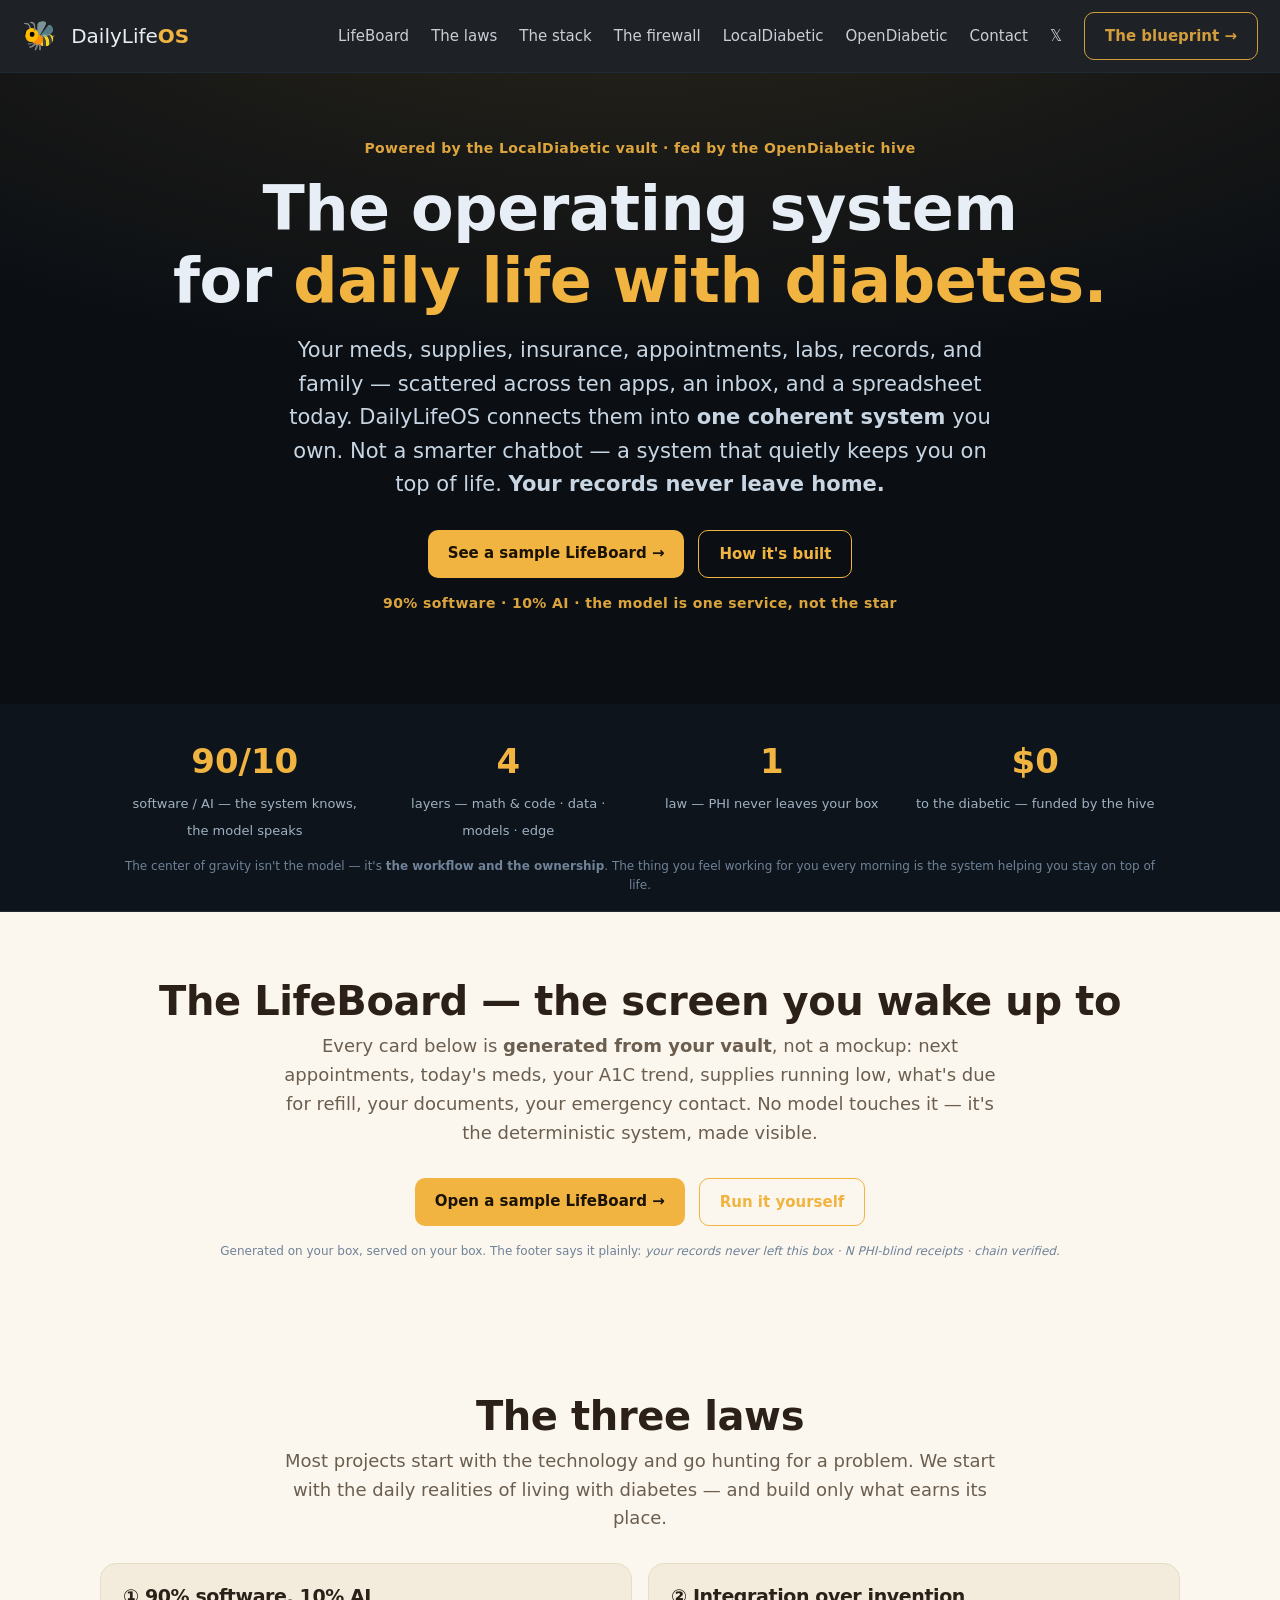
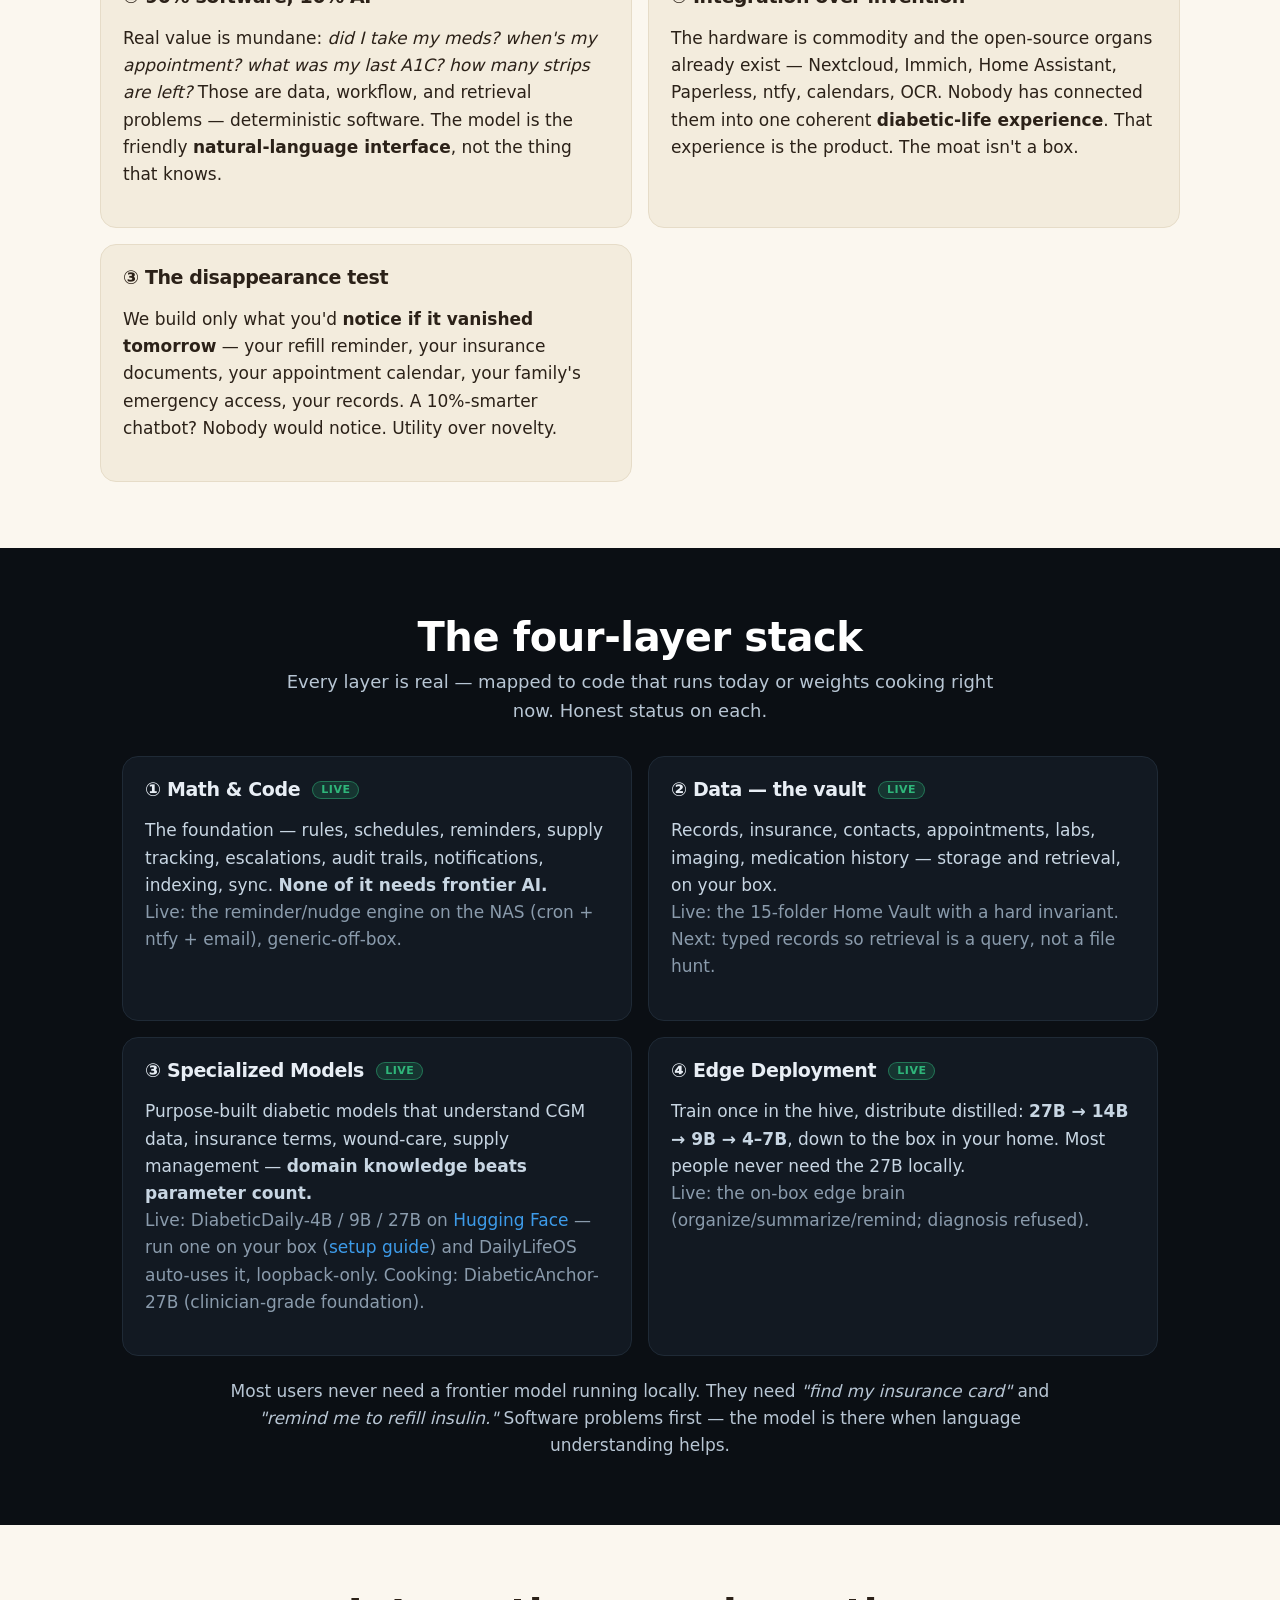
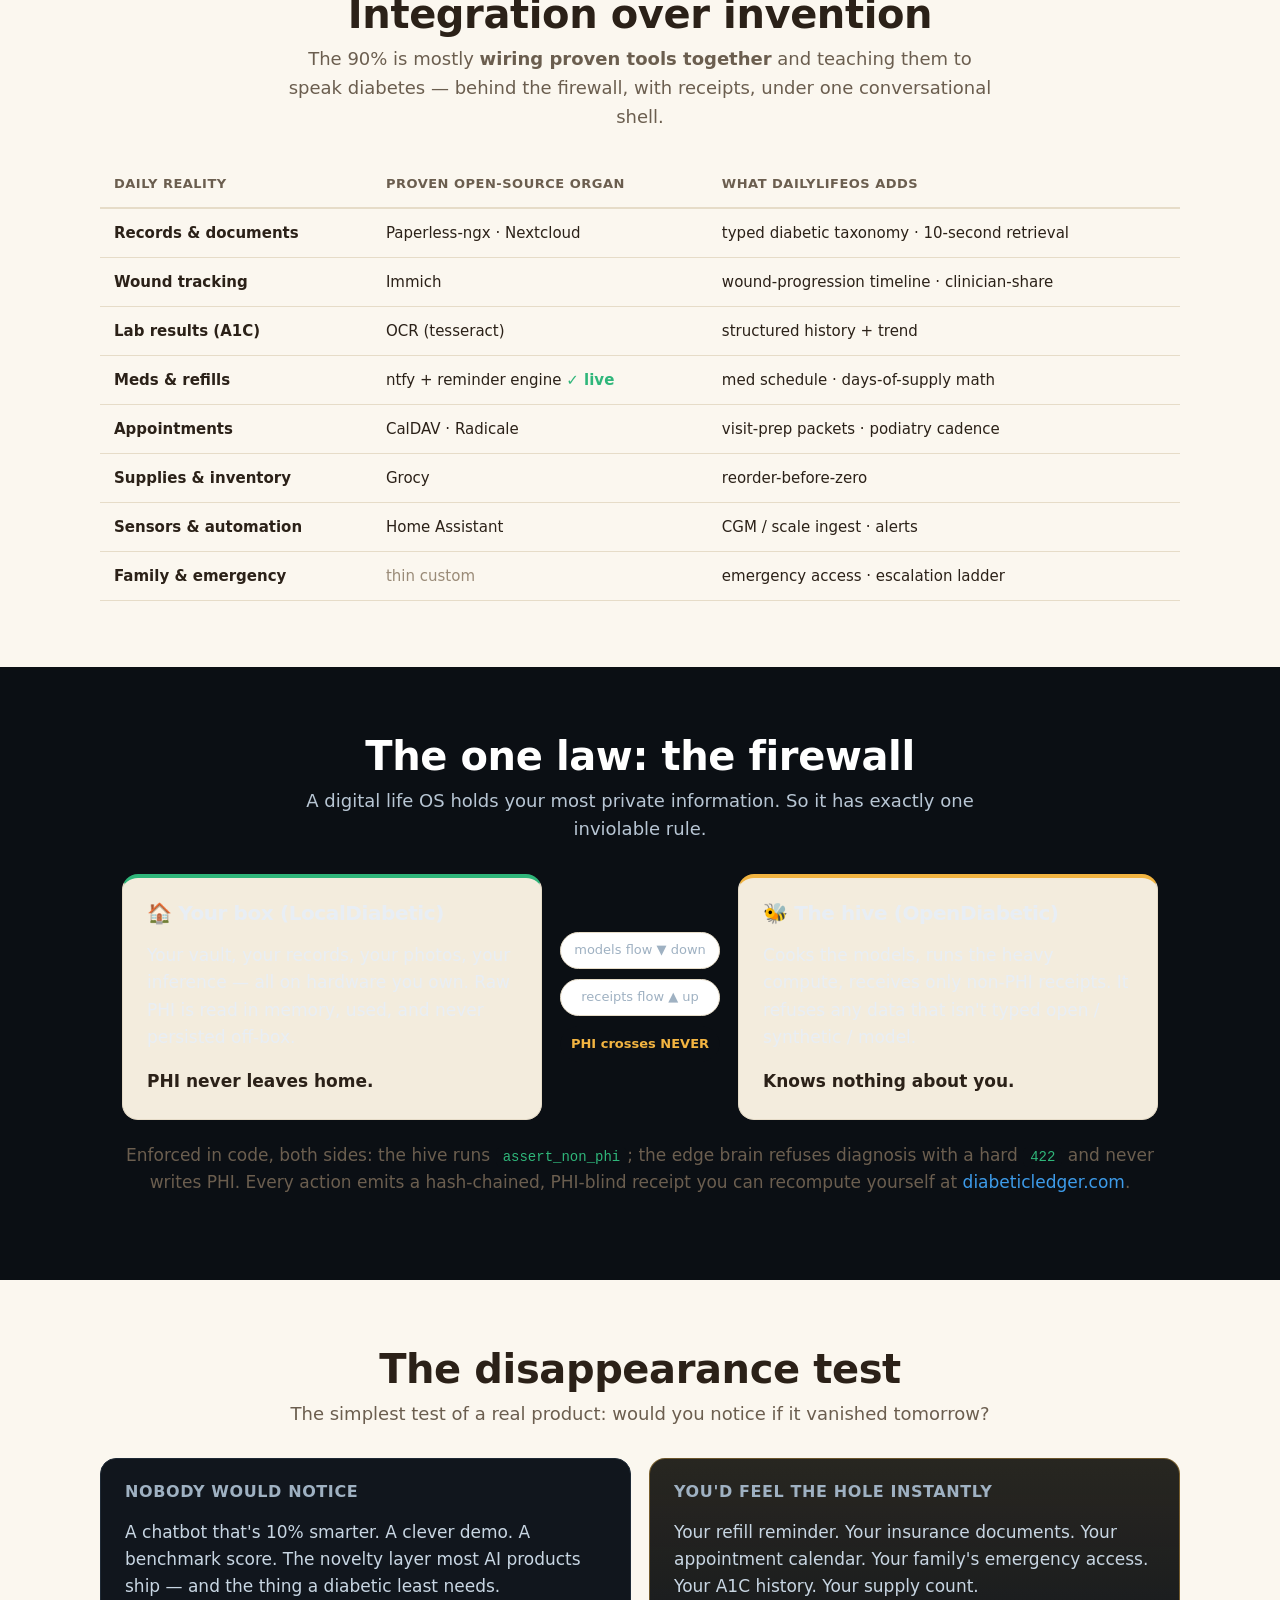
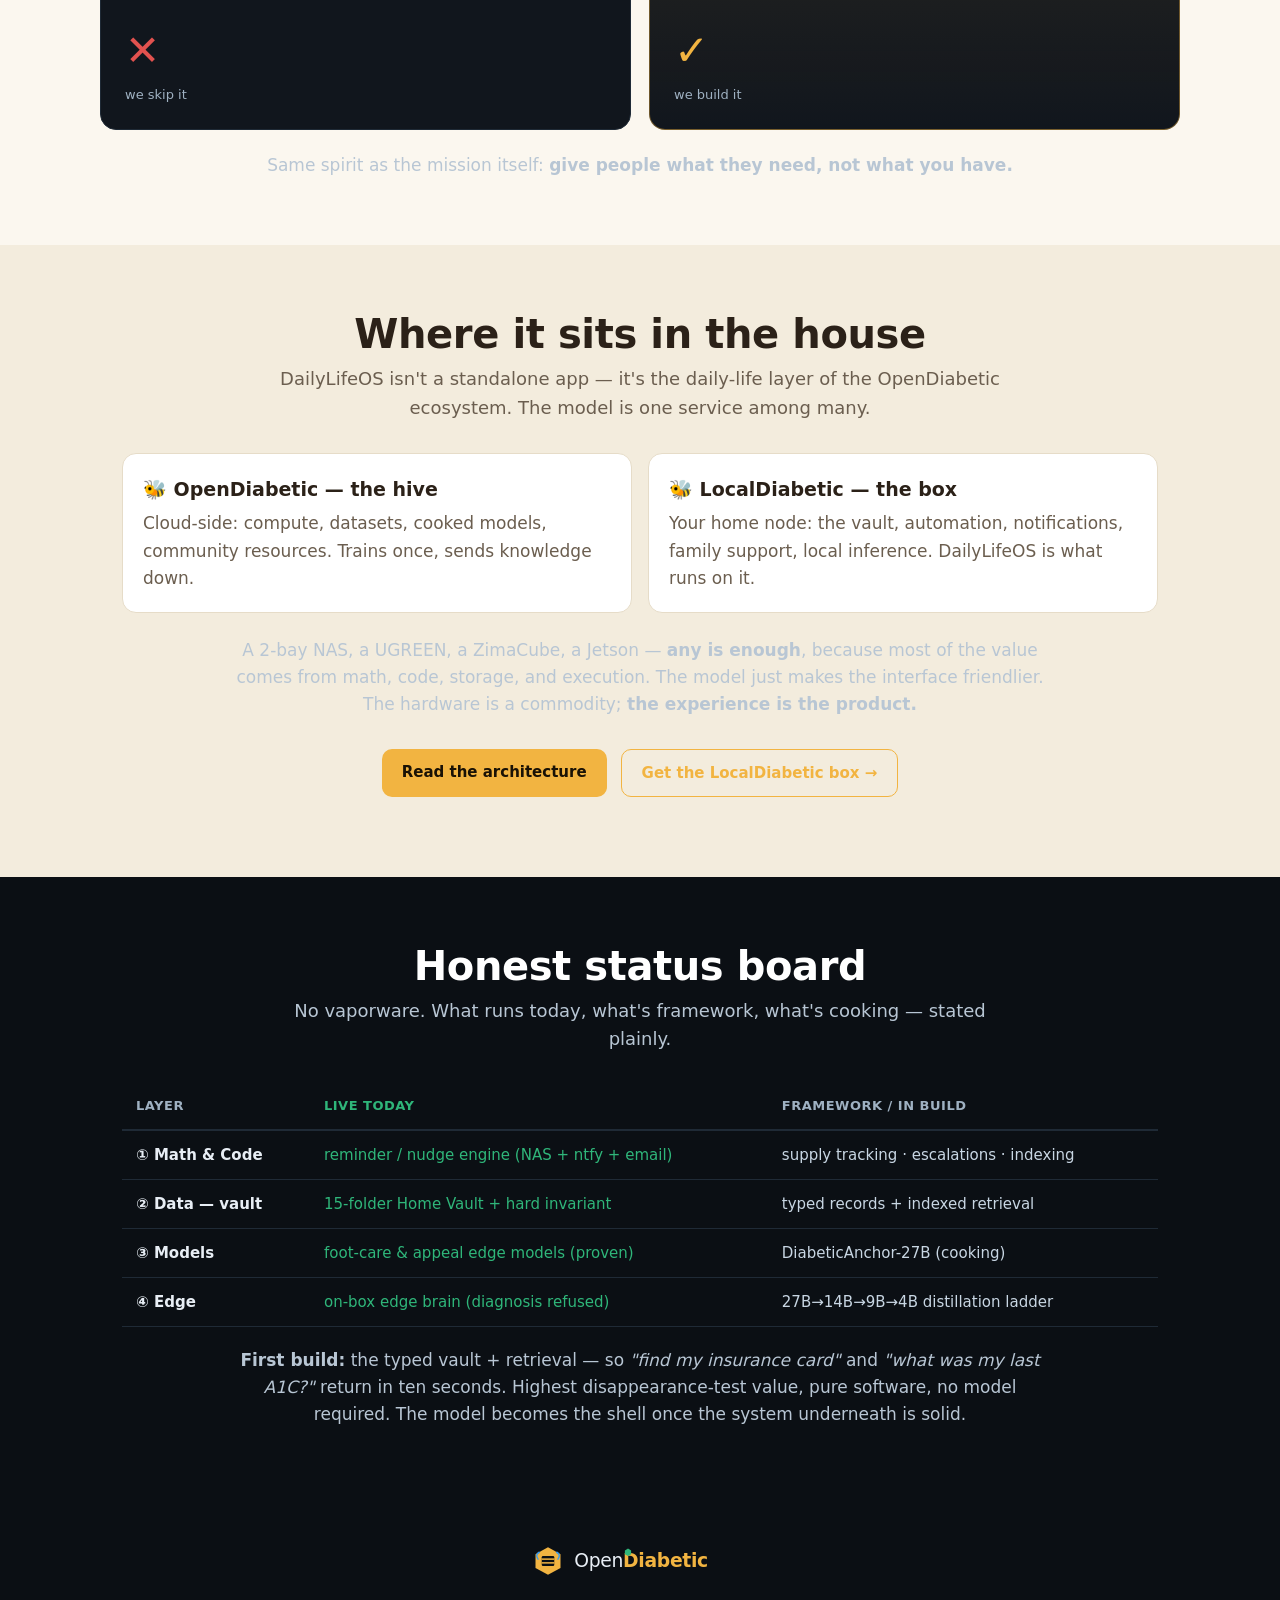
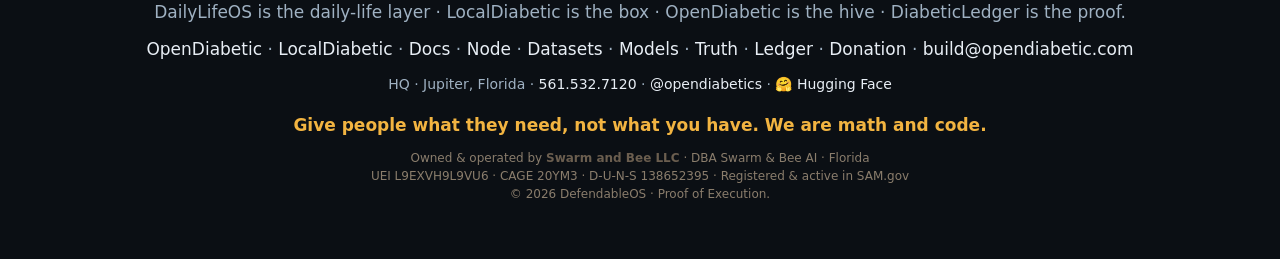
<file: index.html>
<!doctype html>
<html lang="en">
<head>
<meta charset="utf-8">
<meta name="viewport" content="width=device-width, initial-scale=1">
<title>DailyLifeOS — the digital life operating system for diabetics</title>
<meta name="description" content="DailyLifeOS is a digital life operating system for diabetics: meds, supplies, insurance, appointments, labs, records and family coordination organized into one coherent experience. 90% software, 10% AI — your records never leave home.">
<link rel="icon" href="assets/bee.svg" type="image/svg+xml">
<link rel="canonical" href="https://dailylifeos.org/">
<meta name="robots" content="index,follow,max-image-preview:large">
<meta name="theme-color" content="#0B0F14">
<meta name="author" content="OpenDiabetic Foundation">
<meta name="keywords" content="diabetic operating system, digital life OS, personal health vault, self-hosted health, local AI diabetes, NAS health appliance, privacy-first diabetes, medication reminders, diabetic records, family care coordination">
<meta property="og:type" content="website">
<meta property="og:site_name" content="DailyLifeOS">
<meta property="og:url" content="https://dailylifeos.org/">
<meta property="og:title" content="DailyLifeOS — the digital life operating system for diabetics">
<meta property="og:description" content="Meds, supplies, insurance, appointments, labs, records and family — organized into one coherent experience. 90% software, 10% AI. Your records never leave home.">
<meta property="og:image" content="https://dailylifeos.org/assets/og.png">
<meta property="og:image:width" content="1200"><meta property="og:image:height" content="630">
<meta property="og:image:alt" content="DailyLifeOS — the digital life operating system for diabetics">
<meta property="og:locale" content="en_US">
<meta name="twitter:card" content="summary_large_image">
<meta name="twitter:site" content="@opendiabetics">
<meta name="twitter:title" content="DailyLifeOS — the digital life operating system for diabetics">
<meta name="twitter:description" content="Your whole diabetic life, organized into one coherent system. 90% software, 10% AI. Records never leave home.">
<meta name="twitter:image" content="https://dailylifeos.org/assets/og.png">
<script type="application/ld+json">
{
  "@context": "https://schema.org",
  "@graph": [
    {
      "@type": "SoftwareApplication",
      "@id": "https://dailylifeos.org/#app",
      "name": "DailyLifeOS",
      "applicationCategory": "HealthApplication",
      "operatingSystem": "Linux / self-hosted (NAS, mini-PC, Jetson)",
      "description": "A digital life operating system for diabetics that organizes medications, supplies, insurance, appointments, lab results, records and family coordination into one coherent, privacy-first experience. 90% deterministic software, 10% AI interface; raw records never leave the user's box.",
      "offers": { "@type": "Offer", "price": "0", "priceCurrency": "USD" },
      "publisher": { "@id": "https://dailylifeos.org/#org" },
      "isPartOf": { "@id": "https://opendiabetic.com/#org" },
      "featureList": ["medication & refill reminders","supply tracking","insurance & document vault","appointment calendar","lab result history","wound-care photo timeline","family emergency access","on-box AI interface","hash-chained receipts"]
    },
    {
      "@type": ["NGO", "Organization"],
      "@id": "https://dailylifeos.org/#org",
      "name": "OpenDiabetic",
      "alternateName": "OpenDiabetic Foundation",
      "url": "https://opendiabetic.com",
      "logo": "https://opendiabetic.com/assets/icon.svg",
      "email": "build@opendiabetic.com",
      "telephone": "+1-561-532-7120",
      "address": { "@type": "PostalAddress", "addressLocality": "Jupiter", "addressRegion": "FL", "addressCountry": "US" },
      "sameAs": ["https://x.com/opendiabetics", "https://huggingface.co/SwarmandBee", "https://opendiabetic.com", "https://localdiabetic.com", "https://diabeticdocs.com", "https://diabeticnode.com", "https://diabeticdatasets.com", "https://diabeticmodels.com", "https://diabetictruth.org", "https://diabeticledger.com", "https://diabeticdonation.com", "https://github.com/SudoSuOps"],
      "parentOrganization": {
        "@type": "Organization",
        "name": "Swarm and Bee LLC",
        "legalName": "Swarm and Bee LLC",
        "alternateName": "Swarm & Bee AI",
        "address": { "@type": "PostalAddress", "addressRegion": "FL", "addressCountry": "US" },
        "identifier": [
          { "@type": "PropertyValue", "propertyID": "SAM UEI", "value": "L9EXVH9L9VU6" },
          { "@type": "PropertyValue", "propertyID": "CAGE", "value": "20YM3" },
          { "@type": "PropertyValue", "propertyID": "DUNS", "value": "138652395" }
        ]
      }
    },
    {
      "@type": "WebSite",
      "@id": "https://dailylifeos.org/#website",
      "url": "https://dailylifeos.org",
      "name": "DailyLifeOS",
      "inLanguage": "en-US",
      "publisher": { "@id": "https://dailylifeos.org/#org" }
    }
  ]
}
</script>
<link rel="stylesheet" href="style.css">
</head>
<body>

<header class="nav">
  <a class="brand" href="/"><span class="bee" aria-hidden="true">🐝</span><span>DailyLife<b>OS</b></span></a>
  <nav>
    <a href="#lifeboard">LifeBoard</a>
    <a href="#laws">The laws</a>
    <a href="#stack">The stack</a>
    <a href="#firewall">The firewall</a>
    <a href="https://localdiabetic.com">LocalDiabetic</a>
    <a href="https://opendiabetic.com">OpenDiabetic</a>
    <a href="mailto:build@opendiabetic.com">Contact</a>
    <a href="https://x.com/opendiabetics" rel="me" aria-label="OpenDiabetic on X">𝕏</a>
    <a class="btn ghost" href="https://github.com/SudoSuOps/daily-life-os">The blueprint →</a>
  </nav>
</header>

<section class="hero">
  <div class="wrap">
    <div class="micro">Powered by the LocalDiabetic vault · fed by the OpenDiabetic hive</div>
    <h1>The operating system<br>for <span>daily life with diabetes.</span></h1>
    <p class="lede">Your meds, supplies, insurance, appointments, labs, records, and family — scattered across
      ten apps, an inbox, and a spreadsheet today. DailyLifeOS connects them into <b>one coherent system</b>
      you own. Not a smarter chatbot — a system that quietly keeps you on top of life. <b>Your records never
      leave home.</b></p>
    <div class="cta">
      <a class="btn" href="/lifeboard.html">See a sample LifeBoard →</a>
      <a class="btn ghost" href="#stack">How it's built</a>
    </div>
    <p class="micro">90% software · 10% AI · the model is one service, not the star</p>
  </div>
</section>

<section class="band">
  <div class="wrap stats">
    <div><b>90/10</b><span>software / AI — the system knows, the model speaks</span></div>
    <div><b>4</b><span>layers — math &amp; code · data · models · edge</span></div>
    <div><b>1</b><span>law — PHI never leaves your box</span></div>
    <div><b>$0</b><span>to the diabetic — funded by the hive</span></div>
  </div>
  <p class="src wrap">The center of gravity isn't the model — it's <b>the workflow and the ownership</b>.
    The thing you feel working for you every morning is the system helping you stay on top of life.</p>
</section>

<section id="lifeboard" class="wrap section">
  <h2>The LifeBoard — the screen you wake up to</h2>
  <p class="sub">Every card below is <b>generated from your vault</b>, not a mockup: next appointments, today's
    meds, your A1C trend, supplies running low, what's due for refill, your documents, your emergency contact.
    No model touches it — it's the deterministic system, made visible.</p>
  <div class="cta center">
    <a class="btn" href="/lifeboard.html">Open a sample LifeBoard →</a>
    <a class="btn ghost" href="https://github.com/SudoSuOps/daily-life-os#run-it--layer-1--2-are-live-no-model-required">Run it yourself</a>
  </div>
  <p class="src" style="margin-top:16px">Generated on your box, served on your box. The footer says it plainly:
    <i>your records never left this box · N PHI-blind receipts · chain verified.</i></p>
</section>

<section id="laws" class="wrap section">
  <h2>The three laws</h2>
  <p class="sub">Most projects start with the technology and go hunting for a problem. We start with the daily
    realities of living with diabetes — and build only what earns its place.</p>
  <div class="cards">
    <div class="card"><h3>① 90% software, 10% AI</h3>
      <p>Real value is mundane: <i>did I take my meds? when's my appointment? what was my last A1C? how many
        strips are left?</i> Those are data, workflow, and retrieval problems — deterministic software. The
        model is the friendly <b>natural-language interface</b>, not the thing that knows.</p></div>
    <div class="card"><h3>② Integration over invention</h3>
      <p>The hardware is commodity and the open-source organs already exist — Nextcloud, Immich, Home Assistant,
        Paperless, ntfy, calendars, OCR. Nobody has connected them into one coherent <b>diabetic-life
        experience</b>. That experience is the product. The moat isn't a box.</p></div>
    <div class="card"><h3>③ The disappearance test</h3>
      <p>We build only what you'd <b>notice if it vanished tomorrow</b> — your refill reminder, your insurance
        documents, your appointment calendar, your family's emergency access, your records. A 10%-smarter
        chatbot? Nobody would notice. Utility over novelty.</p></div>
  </div>
</section>

<section id="stack" class="section dark">
  <div class="wrap">
    <h2>The four-layer stack</h2>
    <p class="sub">Every layer is real — mapped to code that runs today or weights cooking right now. Honest
      status on each.</p>
    <div class="cards">
      <div class="card"><h3>① Math &amp; Code <span class="pill live">LIVE</span></h3>
        <p>The foundation — rules, schedules, reminders, supply tracking, escalations, audit trails,
          notifications, indexing, sync. <b>None of it needs frontier AI.</b><br>
          <span class="muted">Live: the reminder/nudge engine on the NAS (cron + ntfy + email), generic-off-box.</span></p></div>
      <div class="card"><h3>② Data — the vault <span class="pill live">LIVE</span></h3>
        <p>Records, insurance, contacts, appointments, labs, imaging, medication history — storage and
          retrieval, on your box.<br>
          <span class="muted">Live: the 15-folder Home Vault with a hard invariant. Next: typed records so
          retrieval is a query, not a file hunt.</span></p></div>
      <div class="card"><h3>③ Specialized Models <span class="pill live">LIVE</span></h3>
        <p>Purpose-built diabetic models that understand CGM data, insurance terms, wound-care, supply
          management — <b>domain knowledge beats parameter count.</b><br>
          <span class="muted">Live: DiabeticDaily-4B / 9B / 27B on <a href="https://huggingface.co/SwarmandBee">Hugging Face</a> — run one on your box (<a href="https://diabeticdocs.com/setup">setup guide</a>) and DailyLifeOS auto-uses it, loopback-only. Cooking: DiabeticAnchor-27B (clinician-grade foundation).</span></p></div>
      <div class="card"><h3>④ Edge Deployment <span class="pill live">LIVE</span></h3>
        <p>Train once in the hive, distribute distilled: <b>27B → 14B → 9B → 4–7B</b>, down to the box in your
          home. Most people never need the 27B locally.<br>
          <span class="muted">Live: the on-box edge brain (organize/summarize/remind; diagnosis refused).</span></p></div>
    </div>
    <p class="line" style="margin-top:22px">Most users never need a frontier model running locally. They need
      <i>"find my insurance card"</i> and <i>"remind me to refill insulin."</i> Software problems first — the
      model is there when language understanding helps.</p>
  </div>
</section>

<section class="wrap section">
  <h2>Integration over invention</h2>
  <p class="sub">The 90% is mostly <b>wiring proven tools together</b> and teaching them to speak diabetes —
    behind the firewall, with receipts, under one conversational shell.</p>
  <table class="intmap">
    <thead><tr><th>Daily reality</th><th>Proven open-source organ</th><th>What DailyLifeOS adds</th></tr></thead>
    <tbody>
      <tr><td>Records &amp; documents</td><td>Paperless-ngx · Nextcloud</td><td>typed diabetic taxonomy · 10-second retrieval</td></tr>
      <tr><td>Wound tracking</td><td>Immich</td><td>wound-progression timeline · clinician-share</td></tr>
      <tr><td>Lab results (A1C)</td><td>OCR (tesseract)</td><td>structured history + trend</td></tr>
      <tr><td>Meds &amp; refills</td><td>ntfy + reminder engine <b class="ok">✓ live</b></td><td>med schedule · days-of-supply math</td></tr>
      <tr><td>Appointments</td><td>CalDAV · Radicale</td><td>visit-prep packets · podiatry cadence</td></tr>
      <tr><td>Supplies &amp; inventory</td><td>Grocy</td><td>reorder-before-zero</td></tr>
      <tr><td>Sensors &amp; automation</td><td>Home Assistant</td><td>CGM / scale ingest · alerts</td></tr>
      <tr><td>Family &amp; emergency</td><td><span class="muted">thin custom</span></td><td>emergency access · escalation ladder</td></tr>
    </tbody>
  </table>
</section>

<section id="firewall" class="section dark">
  <div class="wrap">
    <h2>The one law: the firewall</h2>
    <p class="sub">A digital life OS holds your most private information. So it has exactly one inviolable rule.</p>
    <div class="firewall">
      <div class="half home">
        <h3>🏠 Your box (LocalDiabetic)</h3>
        <p>Your vault, your records, your photos, your inference — all on hardware you own. Raw PHI is read in
          memory, used, and never persisted off-box.</p>
        <p class="rule">PHI never leaves home.</p>
      </div>
      <div class="cross">
        <span>models flow ▼ down</span>
        <span>receipts flow ▲ up</span>
        <span class="never">PHI crosses NEVER</span>
      </div>
      <div class="half hive">
        <h3>🐝 The hive (OpenDiabetic)</h3>
        <p>Cooks the models, runs the heavy compute, receives only non-PHI receipts. It refuses any data that
          isn't typed open / synthetic / model.</p>
        <p class="rule">Knows nothing about you.</p>
      </div>
    </div>
    <p class="enforce">Enforced in code, both sides: the hive runs <code>assert_non_phi</code>; the edge brain
      refuses diagnosis with a hard <code>422</code> and never writes PHI. Every action emits a hash-chained,
      PHI-blind receipt you can recompute yourself at <a href="https://diabeticledger.com">diabeticledger.com</a>.</p>
  </div>
</section>

<section class="wrap section">
  <h2>The disappearance test</h2>
  <p class="sub">The simplest test of a real product: would you notice if it vanished tomorrow?</p>
  <div class="model">
    <div class="col bad">
      <h4>Nobody would notice</h4>
      <p>A chatbot that's 10% smarter. A clever demo. A benchmark score. The novelty layer most AI products
        ship — and the thing a diabetic least needs.</p>
      <p class="big">✕<small>we skip it</small></p>
    </div>
    <div class="col good">
      <h4>You'd feel the hole instantly</h4>
      <p>Your refill reminder. Your insurance documents. Your appointment calendar. Your family's emergency
        access. Your A1C history. Your supply count.</p>
      <p class="big">✓<small>we build it</small></p>
    </div>
  </div>
  <p class="line">Same spirit as the mission itself: <b>give people what they need, not what you have.</b></p>
</section>

<section class="section give-what">
  <div class="wrap">
    <h2>Where it sits in the house</h2>
    <p class="sub">DailyLifeOS isn't a standalone app — it's the daily-life layer of the OpenDiabetic ecosystem.
      The model is one service among many.</p>
    <div class="needs">
      <div><b>🐝 OpenDiabetic — the hive</b><span>Cloud-side: compute, datasets, cooked models, community
        resources. Trains once, sends knowledge down.</span></div>
      <div><b>🐝 LocalDiabetic — the box</b><span>Your home node: the vault, automation, notifications, family
        support, local inference. DailyLifeOS is what runs on it.</span></div>
    </div>
    <p class="line" style="margin-top:24px">A 2-bay NAS, a UGREEN, a ZimaCube, a Jetson — <b>any is enough</b>,
      because most of the value comes from math, code, storage, and execution. The model just makes the
      interface friendlier. The hardware is a commodity; <b>the experience is the product.</b></p>
    <div class="cta center">
      <a class="btn" href="https://github.com/SudoSuOps/daily-life-os">Read the architecture</a>
      <a class="btn ghost" href="https://localdiabetic.com">Get the LocalDiabetic box →</a>
    </div>
  </div>
</section>

<section class="section dark">
  <div class="wrap">
    <h2>Honest status board</h2>
    <p class="sub">No vaporware. What runs today, what's framework, what's cooking — stated plainly.</p>
    <table class="intmap status">
      <thead><tr><th>Layer</th><th class="ok">Live today</th><th>Framework / in build</th></tr></thead>
      <tbody>
        <tr><td>① Math &amp; Code</td><td class="ok">reminder / nudge engine (NAS + ntfy + email)</td><td>supply tracking · escalations · indexing</td></tr>
        <tr><td>② Data — vault</td><td class="ok">15-folder Home Vault + hard invariant</td><td>typed records + indexed retrieval</td></tr>
        <tr><td>③ Models</td><td class="ok">foot-care &amp; appeal edge models (proven)</td><td>DiabeticAnchor-27B (cooking)</td></tr>
        <tr><td>④ Edge</td><td class="ok">on-box edge brain (diagnosis refused)</td><td>27B→14B→9B→4B distillation ladder</td></tr>
      </tbody>
    </table>
    <p class="line" style="margin-top:20px"><b>First build:</b> the typed vault + retrieval — so <i>"find my
      insurance card"</i> and <i>"what was my last A1C?"</i> return in ten seconds. Highest disappearance-test
      value, pure software, no model required. The model becomes the shell once the system underneath is solid.</p>
  </div>
</section>

<footer class="footer">
  <div class="wrap">
    <img src="assets/wordmark.svg" alt="DailyLifeOS" height="40">
    <p>DailyLifeOS is the daily-life layer · LocalDiabetic is the box · OpenDiabetic is the hive · DiabeticLedger is the proof.</p>
    <p class="links">
      <a href="https://opendiabetic.com">OpenDiabetic</a> ·
      <a href="https://localdiabetic.com">LocalDiabetic</a> ·
      <a href="https://diabeticdocs.com">Docs</a> ·
      <a href="https://diabeticnode.com">Node</a> ·
      <a href="https://diabeticdatasets.com">Datasets</a> ·
      <a href="https://diabeticmodels.com">Models</a> ·
      <a href="https://diabetictruth.org">Truth</a> ·
      <a href="https://diabeticledger.com">Ledger</a> ·
      <a href="https://diabeticdonation.com">Donation</a> ·
      <a href="mailto:build@opendiabetic.com">build@opendiabetic.com</a>
    </p>
    <p class="contact">HQ · Jupiter, Florida · <a href="tel:+15615327120">561.532.7120</a> ·
      <a href="https://x.com/opendiabetics" rel="me">@opendiabetics</a> · <a href="https://huggingface.co/SwarmandBee" rel="me">🤗 Hugging Face</a></p>
    <p class="motto">Give people what they need, not what you have. We are math and code.</p>
    <p class="legal">Owned &amp; operated by <b>Swarm and Bee LLC</b> · DBA Swarm &amp; Bee AI · Florida<br>
      UEI L9EXVH9L9VU6 · CAGE 20YM3 · D-U-N-S 138652395 · Registered &amp; active in SAM.gov<br>
      &copy; 2026 DefendableOS · Proof of Execution.</p>
  </div>
</footer>

</body>
</html>
</file>
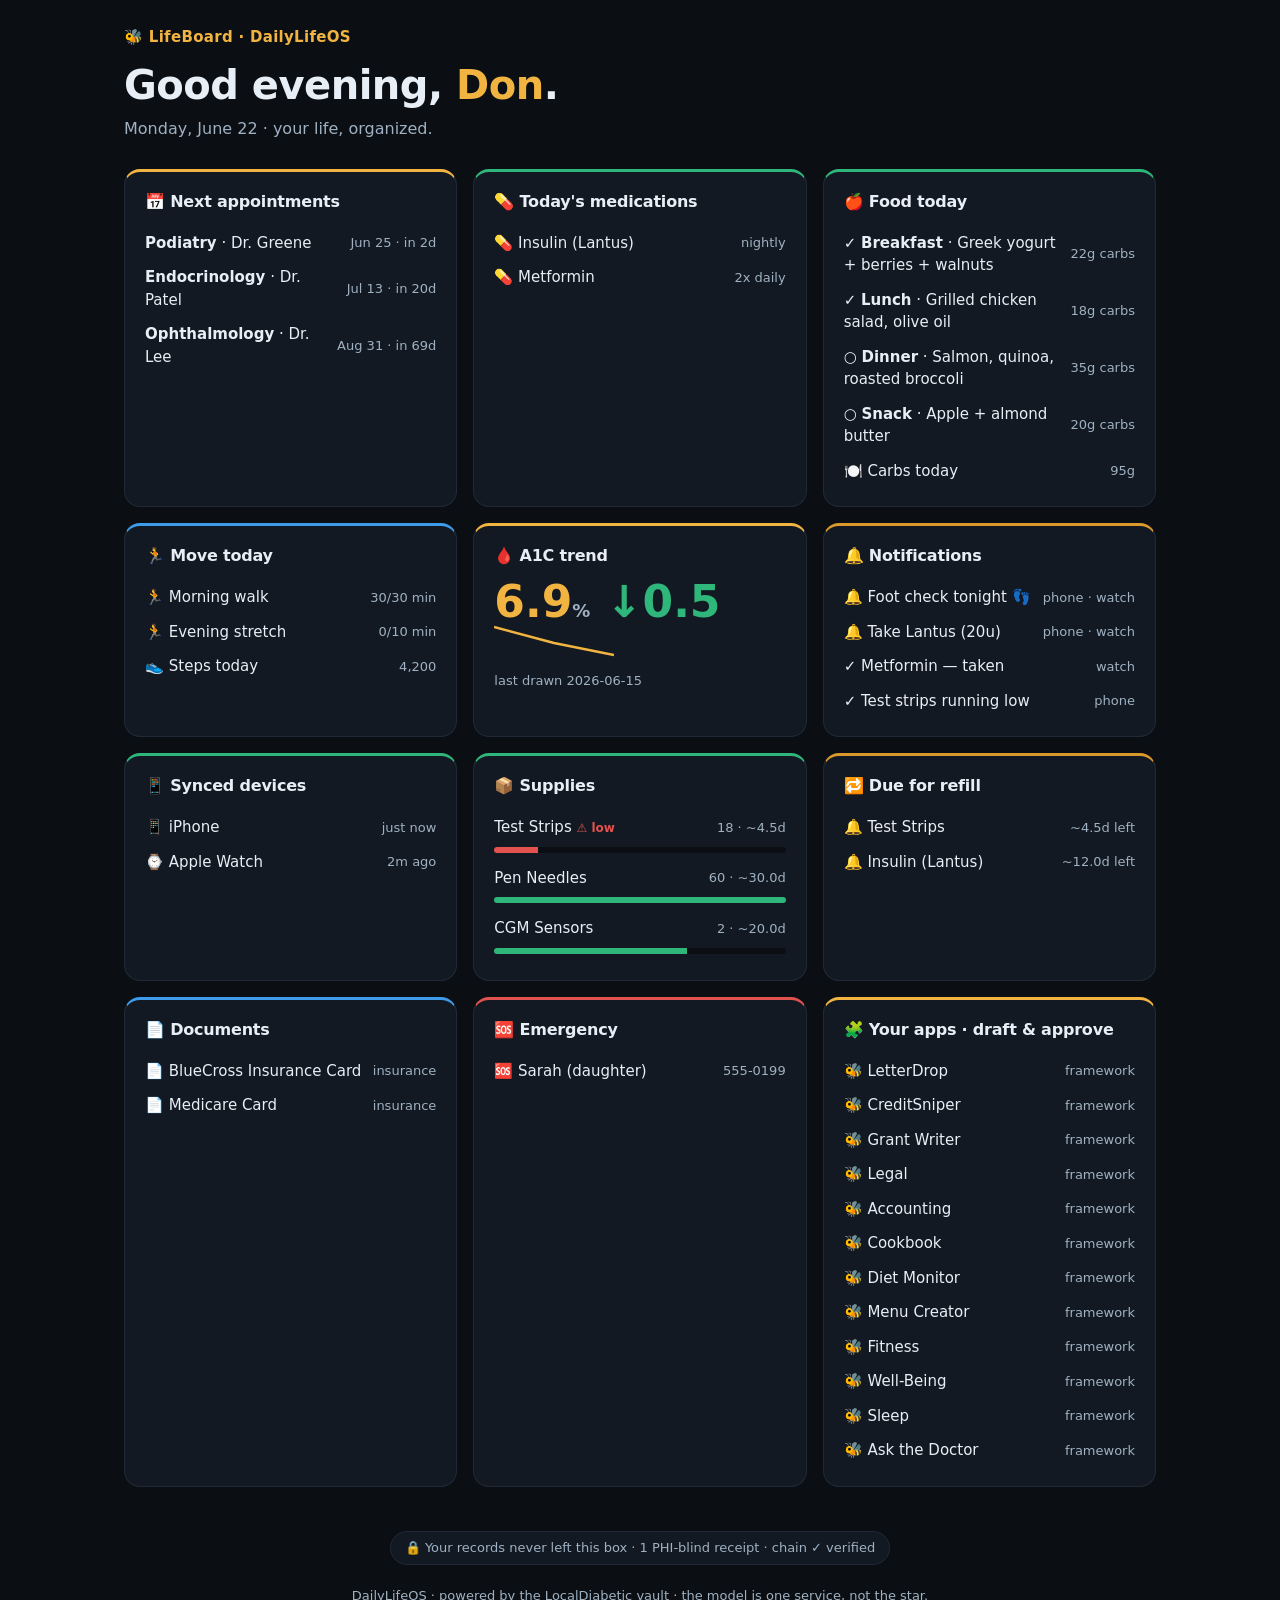
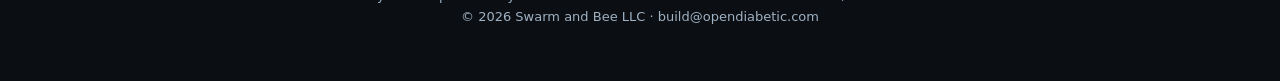
<file: lifeboard.html>
<!doctype html><html lang="en"><head><meta charset="utf-8">
<meta name="viewport" content="width=device-width, initial-scale=1">
<title>LifeBoard · Don · DailyLifeOS</title>
<style>
*{box-sizing:border-box}
body{margin:0;background:#0B0F14;color:#E8EEF5;font:16px/1.5 Inter,system-ui,-apple-system,Segoe UI,Roboto,sans-serif;-webkit-font-smoothing:antialiased}
.top{padding:26px 24px 6px;max-width:1080px;margin:0 auto}
.brand{color:#F2B441;font-weight:800;letter-spacing:.3px;font-size:15px}
h1{margin:6px 0 2px;font-size:clamp(26px,5vw,40px);font-weight:800;letter-spacing:-.5px}
h1 span{color:#F2B441}
.date{color:#9fb1c2;margin:0 0 14px}
.grid{max-width:1080px;margin:0 auto;padding:8px 24px 30px;display:grid;
  grid-template-columns:repeat(auto-fill,minmax(300px,1fr));gap:16px}
.card{background:#121922;border:1px solid #1F2A36;border-radius:16px;padding:18px 20px}
.card h3{margin:0 0 12px;font-size:16px;letter-spacing:-.2px}
.row{display:flex;justify-content:space-between;align-items:center;gap:10px;padding:6px 0;font-size:15px}
.row .when{color:#9fb1c2;font-size:13px;white-space:nowrap}
.warn{color:#E2524F;font-size:12px;font-weight:700}
.big{font-size:44px;font-weight:800;color:#F2B441;line-height:1}
.big small{font-size:18px;color:#9fb1c2;font-weight:600}
.sub{color:#9fb1c2;font-size:13px;margin:6px 0 0}
.empty{color:#9fb1c2;font-size:14px;margin:4px 0}
.bar{height:6px;background:#0B0F14;border-radius:6px;overflow:hidden;margin:2px 0 8px}
.bar i{display:block;height:100%}
.foot{max-width:1080px;margin:0 auto;padding:6px 24px 40px;color:#9fb1c2;font-size:13px;text-align:center;line-height:1.6}
.foot b{color:#2FB67A}
.lock{display:inline-block;background:#121922;border:1px solid #1F2A36;border-radius:999px;padding:6px 14px;margin:8px 0}
</style></head><body>
<div class="top">
  <div class="brand">🐝 LifeBoard · DailyLifeOS</div>
  <h1>Good evening, <span>Don</span>.</h1>
  <p class="date">Monday, June 22 · your life, organized.</p>
</div>
<div class="grid"><div class="card" style="border-top:3px solid #F2B441"><h3>📅 Next appointments</h3><div class="row"><span><b>Podiatry</b> · Dr. Greene</span><span class="when">Jun 25 · in 2d</span></div><div class="row"><span><b>Endocrinology</b> · Dr. Patel</span><span class="when">Jul 13 · in 20d</span></div><div class="row"><span><b>Ophthalmology</b> · Dr. Lee</span><span class="when">Aug 31 · in 69d</span></div></div><div class="card" style="border-top:3px solid #2FB67A"><h3>💊 Today's medications</h3><div class="row"><span>💊 Insulin (Lantus)</span><span class="when">nightly</span></div><div class="row"><span>💊 Metformin</span><span class="when">2x daily</span></div></div><div class="card" style="border-top:3px solid #2FB67A"><h3>🍎 Food today</h3><div class="row"><span>✓ <b>Breakfast</b> · Greek yogurt + berries + walnuts</span><span class="when">22g carbs</span></div><div class="row"><span>✓ <b>Lunch</b> · Grilled chicken salad, olive oil</span><span class="when">18g carbs</span></div><div class="row"><span>○ <b>Dinner</b> · Salmon, quinoa, roasted broccoli</span><span class="when">35g carbs</span></div><div class="row"><span>○ <b>Snack</b> · Apple + almond butter</span><span class="when">20g carbs</span></div><div class="row"><span>🍽️ Carbs today</span><span class="when">95g</span></div></div><div class="card" style="border-top:3px solid #3D9BE9"><h3>🏃 Move today</h3><div class="row"><span>🏃 Morning walk</span><span class="when">30/30 min</span></div><div class="row"><span>🏃 Evening stretch</span><span class="when">0/10 min</span></div><div class="row"><span>👟 Steps today</span><span class="when">4,200</span></div></div><div class="card" style="border-top:3px solid #F2B441"><h3>🩸 A1C trend</h3><div class="big">6.9<small>%</small> <span style="color:#2FB67A">↓0.5</span></div><svg width="120" height="34" viewBox="0 0 120 34"><polyline fill="none" stroke="#F2B441" stroke-width="2.5" points="0,3 60,19 120,31"/></svg><p class="sub">last drawn 2026-06-15</p></div><div class="card" style="border-top:3px solid #D99A2B"><h3>🔔 Notifications</h3><div class="row"><span>🔔 Foot check tonight 👣</span><span class="when">phone · watch</span></div><div class="row"><span>🔔 Take Lantus (20u)</span><span class="when">phone · watch</span></div><div class="row"><span>✓ Metformin — taken</span><span class="when">watch</span></div><div class="row"><span>✓ Test strips running low</span><span class="when">phone</span></div></div><div class="card" style="border-top:3px solid #2FB67A"><h3>📱 Synced devices</h3><div class="row"><span>📱 iPhone</span><span class="when">just now</span></div><div class="row"><span>⌚ Apple Watch</span><span class="when">2m ago</span></div></div><div class="card" style="border-top:3px solid #2FB67A"><h3>📦 Supplies</h3><div class="row"><span>Test Strips <span class="warn">⚠️ low</span></span><span class="when">18 · ~4.5d</span></div><div class="bar"><i style="width:15%;background:#E2524F"></i></div><div class="row"><span>Pen Needles</span><span class="when">60 · ~30.0d</span></div><div class="bar"><i style="width:100%;background:#2FB67A"></i></div><div class="row"><span>CGM Sensors</span><span class="when">2 · ~20.0d</span></div><div class="bar"><i style="width:66%;background:#2FB67A"></i></div></div><div class="card" style="border-top:3px solid #D99A2B"><h3>🔁 Due for refill</h3><div class="row"><span>🔔 Test Strips</span><span class="when">~4.5d left</span></div><div class="row"><span>🔔 Insulin (Lantus)</span><span class="when">~12.0d left</span></div></div><div class="card" style="border-top:3px solid #3D9BE9"><h3>📄 Documents</h3><div class="row"><span>📄 BlueCross Insurance Card</span><span class="when">insurance</span></div><div class="row"><span>📄 Medicare Card</span><span class="when">insurance</span></div></div><div class="card" style="border-top:3px solid #E2524F"><h3>🆘 Emergency</h3><div class="row"><span>🆘 Sarah (daughter)</span><span class="when">555-0199</span></div></div><div class="card" style="border-top:3px solid #F2B441"><h3>🧩 Your apps · draft &amp; approve</h3><div class="row"><span>🐝 LetterDrop</span><span class="when">framework</span></div><div class="row"><span>🐝 CreditSniper</span><span class="when">framework</span></div><div class="row"><span>🐝 Grant Writer</span><span class="when">framework</span></div><div class="row"><span>🐝 Legal</span><span class="when">framework</span></div><div class="row"><span>🐝 Accounting</span><span class="when">framework</span></div><div class="row"><span>🐝 Cookbook</span><span class="when">framework</span></div><div class="row"><span>🐝 Diet Monitor</span><span class="when">framework</span></div><div class="row"><span>🐝 Menu Creator</span><span class="when">framework</span></div><div class="row"><span>🐝 Fitness</span><span class="when">framework</span></div><div class="row"><span>🐝 Well-Being</span><span class="when">framework</span></div><div class="row"><span>🐝 Sleep</span><span class="when">framework</span></div><div class="row"><span>🐝 Ask the Doctor</span><span class="when">framework</span></div></div></div>
<div class="foot">
  <div class="lock">🔒 Your records never left this box · 1 PHI-blind receipt · chain ✓ verified</div>
  <p>DailyLifeOS · powered by the LocalDiabetic vault · the model is one service, not the star.<br>
  © 2026 Swarm and Bee LLC · build@opendiabetic.com</p>
</div>
</body></html>
</file>
<file: style.css>
:root{
  --honey:#F2B441; --honey-600:#D99A2B; --green:#2FB67A; --red:#E2524F; --blue:#3D9BE9;
  --ink-900:#0B0F14; --ink-800:#0e141b; --ink-700:#121922; --line:#1F2A36; --ink-50:#E8EEF5;
  --mut:#9fb1c2; --paper:#FBF7EF; --paper-100:#F3ECDD; --cocoa:#2B2118;
}
*{box-sizing:border-box}
html{scroll-behavior:smooth}
body{margin:0;background:var(--paper);color:var(--cocoa);
  font:17px/1.6 Inter,system-ui,-apple-system,"Segoe UI",Roboto,Helvetica,Arial,sans-serif;-webkit-font-smoothing:antialiased}
.wrap{max-width:1080px;margin:0 auto;padding:0 22px}
a{color:var(--blue);text-decoration:none}
h1,h2,h3,h4{letter-spacing:-.4px;line-height:1.15}
b{color:inherit;font-weight:800}

/* nav */
.nav{position:sticky;top:0;z-index:20;display:flex;justify-content:space-between;align-items:center;
  padding:12px 22px;background:rgba(11,15,20,.92);backdrop-filter:blur(8px);border-bottom:1px solid var(--line)}
.brand{display:flex;align-items:center;gap:10px;color:var(--ink-50);font-size:20px}
.brand b{color:var(--honey);font-weight:800}.brand span{font-weight:500}
.nav nav{display:flex;align-items:center;gap:22px}
.nav nav a{color:var(--ink-50);font-size:15px;opacity:.85}
.nav nav a:hover{opacity:1}
.btn{display:inline-block;background:var(--honey);color:#1a1205;font-weight:800;padding:11px 20px;
  border-radius:10px;font-size:15px}
.btn:hover{background:var(--honey-600)}
.btn.ghost{background:transparent;color:var(--honey);border:1.5px solid var(--honey)}
.btn.ghost:hover{background:rgba(242,180,65,.12)}

/* hero */
.hero{background:radial-gradient(1100px 460px at 50% -160px,rgba(242,180,65,.14),transparent),var(--ink-900);
  color:var(--ink-50);padding:64px 0 76px;text-align:center}
.hero .wordmark{margin-bottom:10px}
.hero h1{font-size:clamp(34px,6vw,62px);font-weight:800;margin:14px 0 18px}
.hero h1 span{color:var(--honey)}
.lede{max-width:720px;margin:0 auto;color:#c8d6e3;font-size:clamp(17px,2.2vw,21px)}
.cta{display:flex;gap:14px;justify-content:center;flex-wrap:wrap;margin:28px 0 14px}
.cta.center{margin-top:30px}
.micro{color:var(--honey);font-weight:600;letter-spacing:.4px;font-size:14px;opacity:.9}

/* stat band */
.band{background:var(--ink-800);color:var(--ink-50);padding:30px 0 16px;border-bottom:1px solid var(--line)}
.stats{display:grid;grid-template-columns:repeat(4,1fr);gap:18px;text-align:center}
.stats b{display:block;font-size:clamp(22px,4vw,34px);color:var(--honey);font-weight:800}
.stats span{font-size:13px;color:var(--mut)}
.src{color:#6f8298;font-size:12px;text-align:center;margin:14px auto 0}

/* sections */
.section{padding:66px 0}
h2{font-size:clamp(26px,4vw,40px);font-weight:800;margin:0 0 8px;text-align:center}
.sub{max-width:720px;margin:0 auto 30px;text-align:center;color:#6b5e4f;font-size:18px}
.section.dark{background:var(--ink-900);color:var(--ink-50)}
.section.dark .sub{color:#b8c6d4}
.section.dark h2{color:#fff}

/* firewall */
.firewall{display:grid;grid-template-columns:1fr auto 1fr;gap:18px;align-items:stretch;margin-top:20px}
.half{background:var(--paper-100);border:1px solid #e6dcc8;border-radius:16px;padding:24px}
.half h3{margin:0 0 8px;font-size:20px}
.half .rule{margin:14px 0 0;font-weight:800;color:var(--cocoa)}
.half.hive{border-top:4px solid var(--honey)}
.half.home{border-top:4px solid var(--green)}
.cross{display:flex;flex-direction:column;justify-content:center;gap:10px;text-align:center;
  color:var(--mut);font-size:13px;min-width:140px}
.cross span{background:#fff;border:1px solid #e6dcc8;border-radius:999px;padding:7px 10px}
.cross .never{background:var(--ink-900);color:var(--honey);font-weight:700;border-color:var(--ink-900)}
.enforce{margin-top:22px;text-align:center;color:#6b5e4f}
.enforce code{background:var(--ink-900);color:var(--green);padding:2px 7px;border-radius:5px;font-size:14px}

/* model */
.model{display:grid;grid-template-columns:1fr 1fr;gap:18px;margin:18px 0 22px}
.col{border-radius:16px;padding:24px;border:1px solid var(--line)}
.col.bad{background:#11161d}
.col.good{background:linear-gradient(180deg,rgba(242,180,65,.1),transparent),#11161d;border-color:rgba(242,180,65,.4)}
.col h4{margin:0 0 8px;font-size:16px;color:var(--mut);text-transform:uppercase;letter-spacing:.6px}
.col p{color:#c8d6e3}
.col .big{font-size:42px;font-weight:800;margin:12px 0 0}
.col.bad .big{color:var(--red)} .col.good .big{color:var(--honey)}
.col .big small{display:block;font-size:13px;font-weight:500;color:var(--mut);letter-spacing:0}
.line{text-align:center;max-width:820px;margin:0 auto;color:#b8c6d4}

/* cards */
.cards{display:grid;grid-template-columns:repeat(2,1fr);gap:16px}
.give-cards{grid-template-columns:repeat(4,1fr)}
.card{background:var(--paper-100);border:1px solid #e6dcc8;border-radius:16px;padding:22px}
.section.dark .card{background:var(--ink-700);border-color:var(--line)}
.section.dark .card p{color:#c8d6e3}
.card h3{margin:0 0 8px;font-size:19px}
.card .dot{width:11px;height:11px;border-radius:50%;background:var(--green);box-shadow:0 0 0 4px rgba(47,182,122,.18);margin-bottom:12px}

/* give-what */
.give-what{background:var(--paper-100)}
.needs{display:grid;grid-template-columns:repeat(2,1fr);gap:16px;margin-top:10px}
.needs div{background:#fff;border:1px solid #e6dcc8;border-radius:14px;padding:20px}
.needs b{display:block;font-size:19px;margin-bottom:6px}
.needs span{color:#6b5e4f}

/* footer */
/* contact form */
.contact-form{max-width:600px;margin:8px auto 0;text-align:left;display:flex;flex-direction:column;gap:14px}
.contact-form .row{display:grid;grid-template-columns:1fr 1fr;gap:14px}
.contact-form label{display:flex;flex-direction:column;gap:6px;font-size:14px;color:var(--mut);font-weight:600}
.contact-form input,.contact-form select,.contact-form textarea{background:var(--ink-700);border:1px solid var(--line);
  color:var(--ink-50);border-radius:10px;padding:12px 14px;font-size:16px;font-family:inherit}
.contact-form input:focus,.contact-form select:focus,.contact-form textarea:focus{outline:2px solid var(--honey);border-color:var(--honey)}
.contact-form .hp{position:absolute;left:-9999px;width:1px;height:1px}
.contact-form button{background:var(--honey);color:#1a1205;border:0;font-weight:800;padding:14px 22px;
  border-radius:12px;font-size:16px;cursor:pointer}
.contact-form button:hover{background:var(--honey-600)}
.contact-form button:disabled{opacity:.6;cursor:default}
.formnote{min-height:20px;font-weight:700;margin:2px 0 0}
.formnote.ok{color:var(--green)} .formnote.bad{color:var(--red)}
@media(max-width:560px){.contact-form .row{grid-template-columns:1fr}}
.footer{background:var(--ink-900);color:var(--ink-50);padding:46px 0;text-align:center}
.footer p{color:var(--mut);margin:10px 0}
.footer .links a{color:var(--ink-50)}
.footer .contact{font-size:14px}
.footer .contact a{color:var(--ink-50)}
.footer .motto{color:var(--honey);font-weight:600;margin-top:16px}

@media(max-width:820px){
  .nav nav a:not(.btn){display:none}
  .stats{grid-template-columns:repeat(2,1fr)}
  .firewall{grid-template-columns:1fr}
  .cross{flex-direction:row;flex-wrap:wrap;justify-content:center;min-width:0}
  .model{grid-template-columns:1fr}
  .cards,.give-cards,.needs{grid-template-columns:1fr}
}

.bee{font-size:1.4em;line-height:1;margin-right:.15em;vertical-align:-.05em}
.footer .legal{font-size:12px;color:#8a7d6c;margin-top:10px;line-height:1.5}
.footer .legal b{color:#6b5e4f}

/* DailyLifeOS additions */
.muted{color:#8a9bac}
.section:not(.dark) .muted{color:#9a8b78}
.pill{display:inline-block;font-size:11px;font-weight:800;letter-spacing:.5px;padding:2px 8px;border-radius:999px;
  vertical-align:middle;margin-left:6px}
.pill.live{background:rgba(47,182,122,.18);color:var(--green);border:1px solid rgba(47,182,122,.5)}
.pill.build{background:rgba(242,180,65,.16);color:var(--honey);border:1px solid rgba(242,180,65,.5)}
.intmap{width:100%;border-collapse:collapse;margin-top:8px;font-size:15px}
.intmap th,.intmap td{text-align:left;padding:12px 14px;border-bottom:1px solid #e6dcc8;vertical-align:top}
.intmap thead th{font-size:13px;text-transform:uppercase;letter-spacing:.5px;color:#6b5e4f;border-bottom:2px solid #e6dcc8}
.intmap td:first-child{font-weight:700;color:var(--cocoa);white-space:nowrap}
.intmap .ok{color:var(--green)}
.section.dark .intmap th,.section.dark .intmap td{border-color:var(--line)}
.section.dark .intmap thead th{color:var(--mut)}
.section.dark .intmap td:first-child{color:var(--ink-50)}
.section.dark .intmap td{color:#c8d6e3}
.section.dark .intmap .ok{color:var(--green)}
@media(max-width:680px){.intmap{font-size:13px}.intmap th,.intmap td{padding:9px 8px}}
</file>
